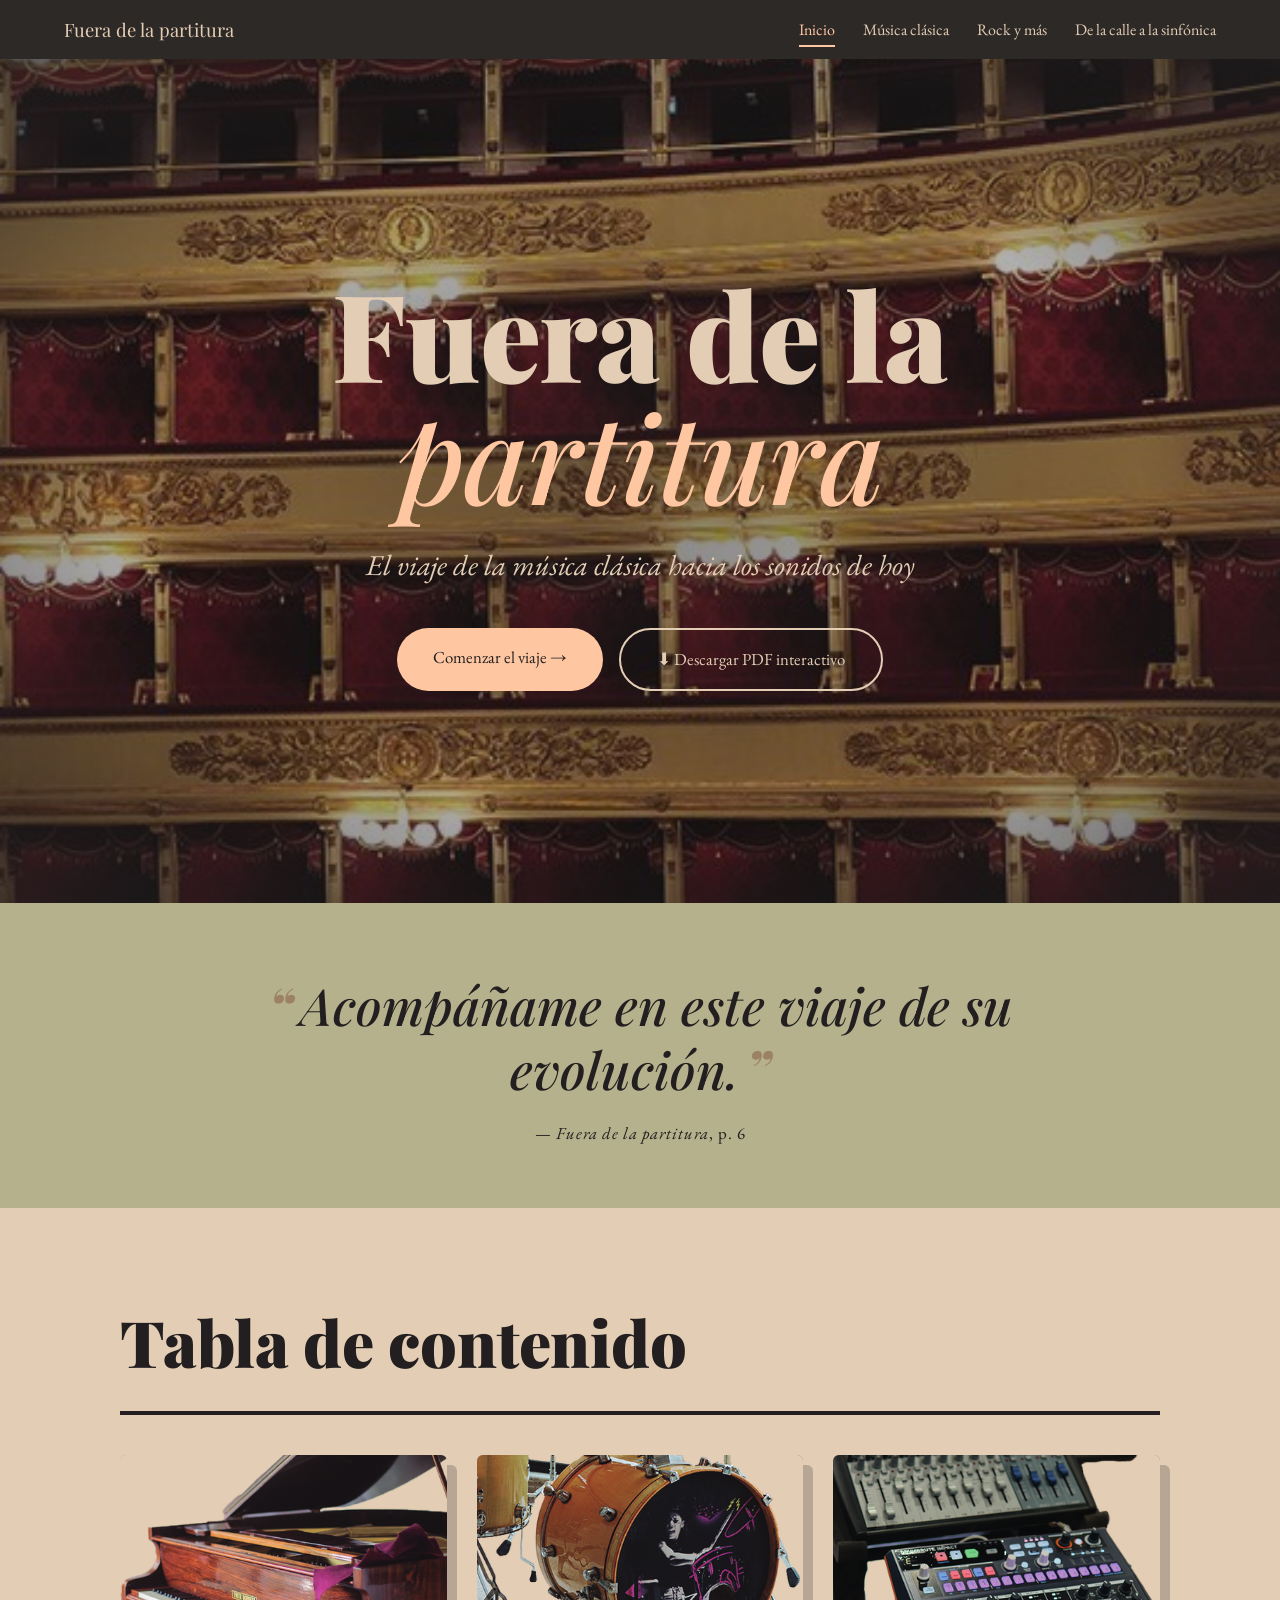
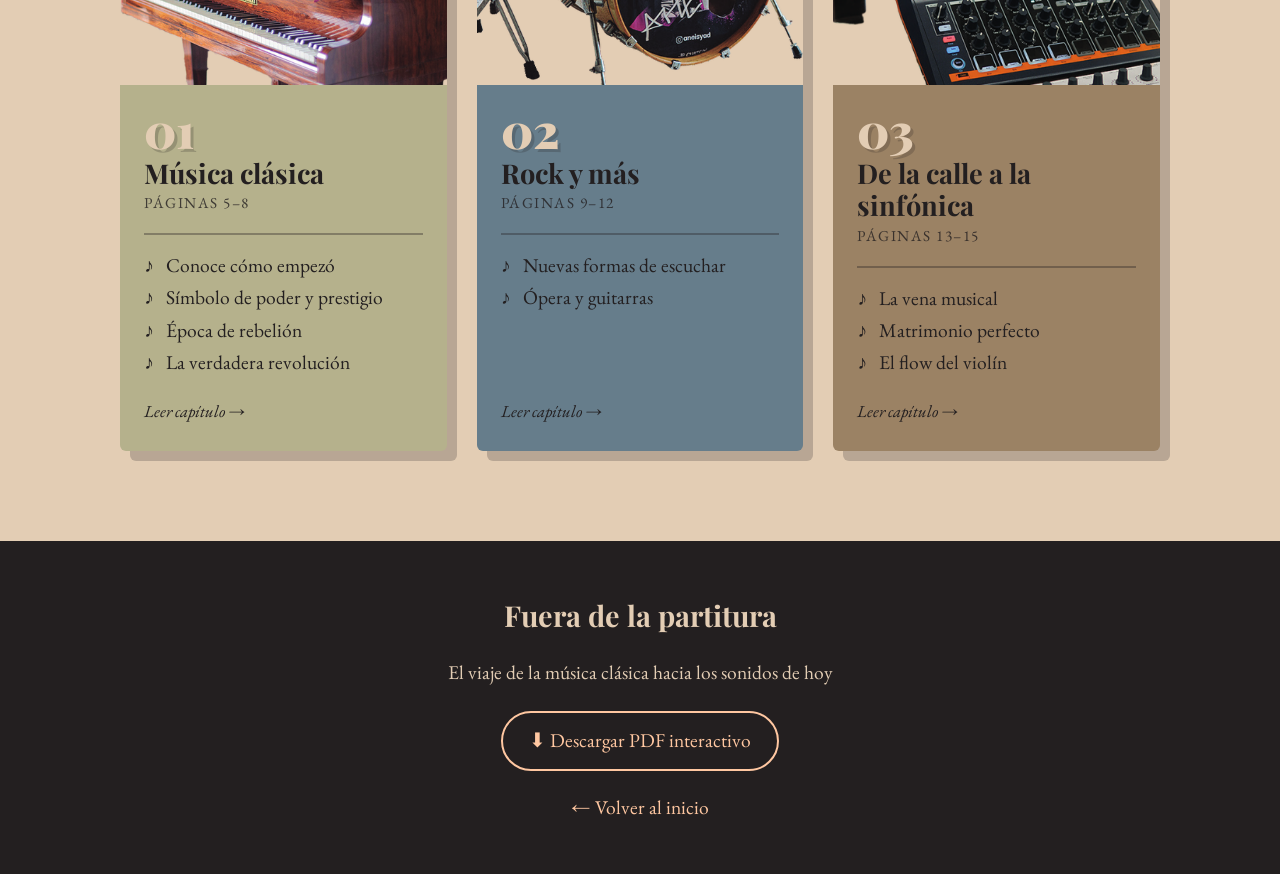
<file: fuera-de-la-partitura/index.html>
<!DOCTYPE html>
<html lang="es">
<head>
  <meta charset="UTF-8">
  <meta name="viewport" content="width=device-width, initial-scale=1.0">
  <meta name="description" content="Fuera de la partitura: el viaje de la música clásica hacia los sonidos de hoy.">
  <title>Fuera de la partitura</title>

  <link rel="preconnect" href="https://fonts.googleapis.com">
  <link rel="preconnect" href="https://fonts.gstatic.com" crossorigin>
  <link href="https://fonts.googleapis.com/css2?family=Playfair+Display:ital,wght@0,500;0,700;0,900;1,500&family=EB+Garamond:wght@400;500&family=Pinyon+Script&display=swap" rel="stylesheet">
  <link rel="stylesheet" href="css/styles.css">
</head>
<body>

  <header class="nav">
    <a href="index.html" class="nav__logo">Fuera de la partitura</a>
    <nav class="nav__links" aria-label="Páginas del libro">
      <a href="index.html" aria-current="page">Inicio</a>
      <a href="clasica.html">Música clásica</a>
      <a href="rock.html">Rock y más</a>
      <a href="latina.html">De la calle a la sinfónica</a>
    </nav>
  </header>

  <main>

    <section class="hero" id="inicio">
      <div class="hero__fondo" aria-hidden="true"></div>
      <div class="hero__velo" aria-hidden="true"></div>

      <div class="hero__contenido">
        <h1>Fuera de la <em>partitura</em></h1>
        <p class="hero__sub">El viaje de la música clásica hacia los sonidos de hoy</p>
        <div class="hero__botones">
        <a href="clasica.html" class="boton">Comenzar el viaje <span aria-hidden="true">→</span></a>
          <a href="pdf/fuera-de-la-partitura.pdf" class="boton boton--contorno" download>⬇ Descargar PDF interactivo</a>
        </div>
      </div>
    </section>

    <section class="bienvenida">
      <blockquote class="bienvenida__cita reveal">
        <p>Acompáñame en este viaje de su evolución.</p>
        <footer>— <cite>Fuera de la partitura</cite>, p. 6</footer>
      </blockquote>
    </section>

    <section class="indice" aria-labelledby="indice-titulo">
      <h2 id="indice-titulo" class="indice__titulo">Tabla de contenido</h2>
      <div class="indice__grid">

        <a class="ficha ficha--verde" href="clasica.html">
          <img class="ficha__png ficha__png--piano" src="img/piano.png" alt="">
          <span class="ficha__num">01</span>
          <span class="ficha__nombre">Música clásica</span>
          <span class="ficha__pags">Páginas 5–8</span>
          <ul class="ficha__lista">
            <li>Conoce cómo empezó</li>
            <li>Símbolo de poder y prestigio</li>
            <li>Época de rebelión</li>
            <li>La verdadera revolución</li>
          </ul>
          <span class="ficha__ir">Leer capítulo →</span>
        </a>

        <a class="ficha ficha--azul" href="rock.html">
          <img class="ficha__png ficha__png--bateria" src="img/bateria.png" alt="">
          <span class="ficha__num">02</span>
          <span class="ficha__nombre">Rock y más</span>
          <span class="ficha__pags">Páginas 9–12</span>
          <ul class="ficha__lista">
            <li>Nuevas formas de escuchar</li>
            <li>Ópera y guitarras</li>
          </ul>
          <span class="ficha__ir">Leer capítulo →</span>
        </a>

        <a class="ficha ficha--cafe" href="latina.html">
          <img class="ficha__png ficha__png--consola" src="img/consola-sintetizador.png" alt="">
          <span class="ficha__num">03</span>
          <span class="ficha__nombre">De la calle a la sinfónica</span>
          <span class="ficha__pags">Páginas 13–15</span>
          <ul class="ficha__lista">
            <li>La vena musical</li>
            <li>Matrimonio perfecto</li>
            <li>El flow del violín</li>
          </ul>
          <span class="ficha__ir">Leer capítulo →</span>
        </a>

      </div>
    </section>

  </main>

  <footer class="pie">
    <p class="pie__titulo">Fuera de la partitura</p>
    <p>El viaje de la música clásica hacia los sonidos de hoy</p>
    <a href="pdf/fuera-de-la-partitura.pdf" class="pie__pdf" download>⬇ Descargar PDF interactivo</a>
    <a href="index.html" class="pie__subir">← Volver al inicio</a>
  </footer>

</body>
</html>
</file>
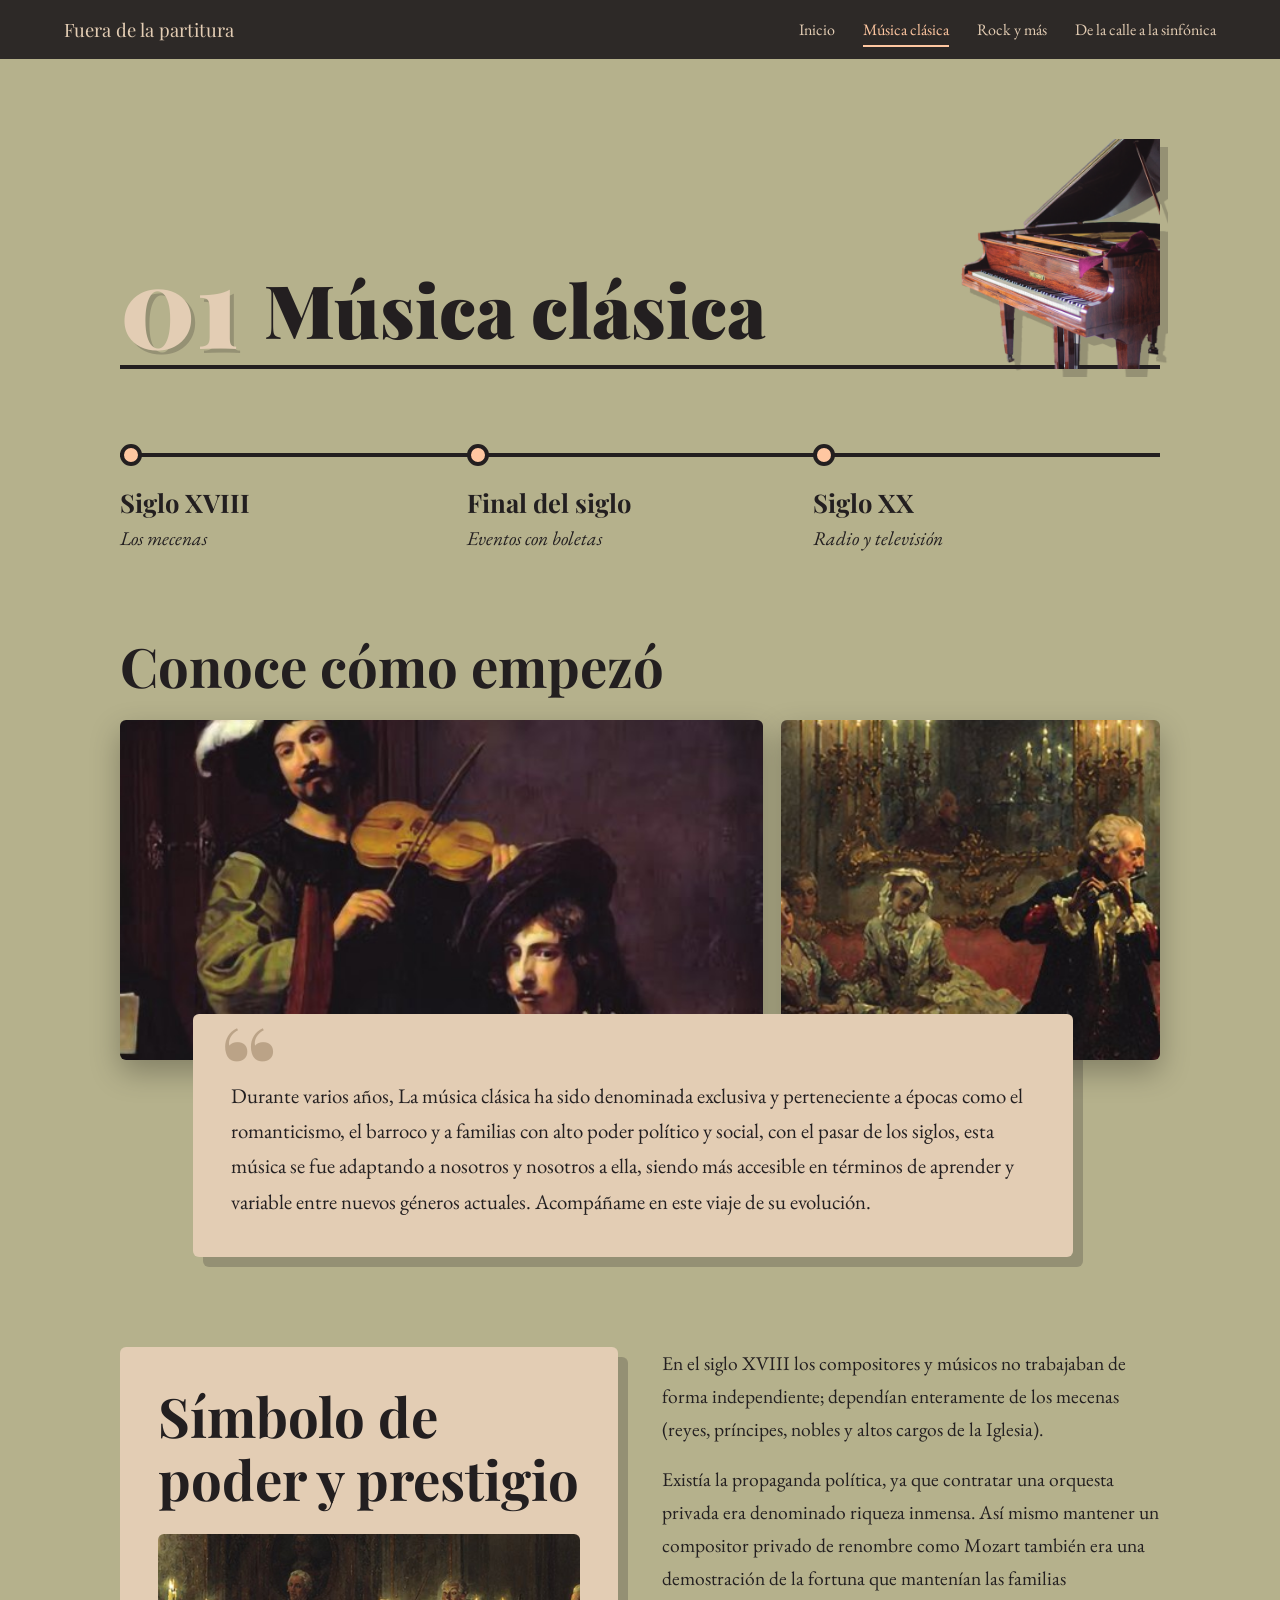
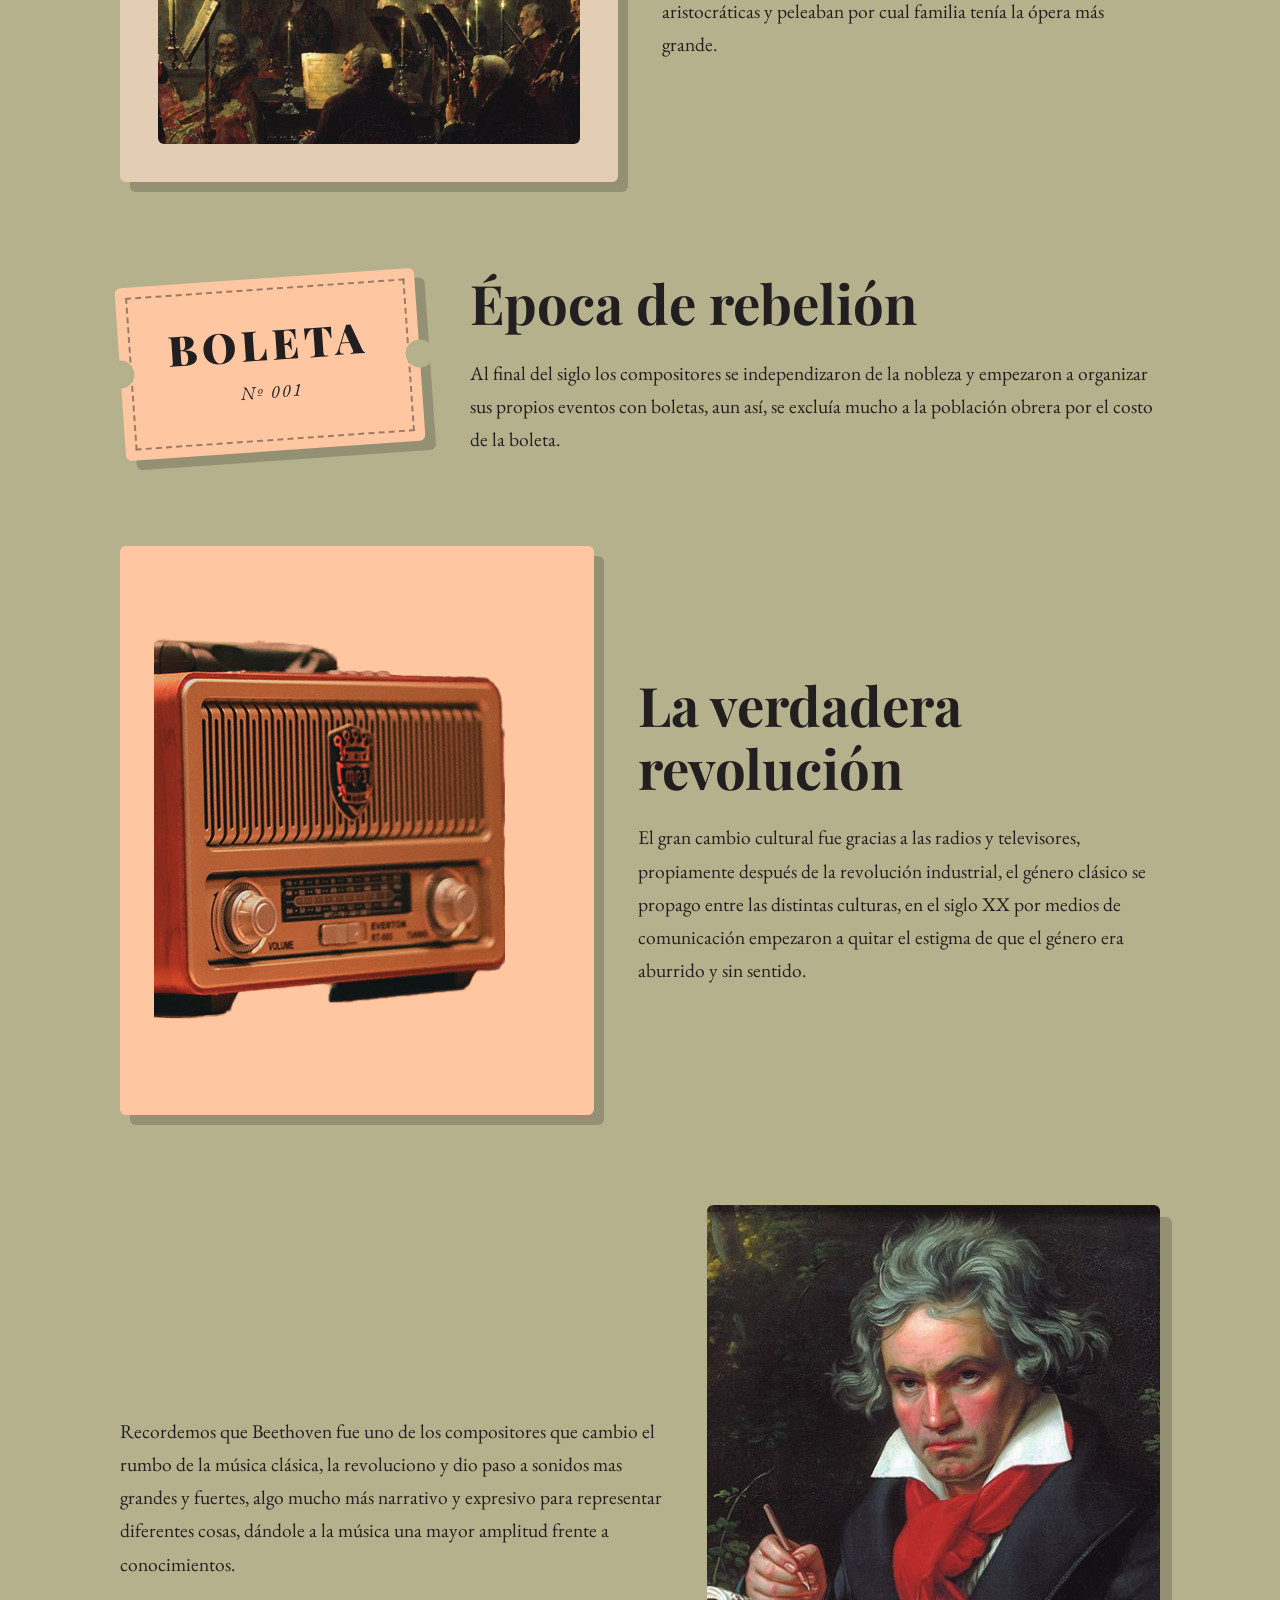
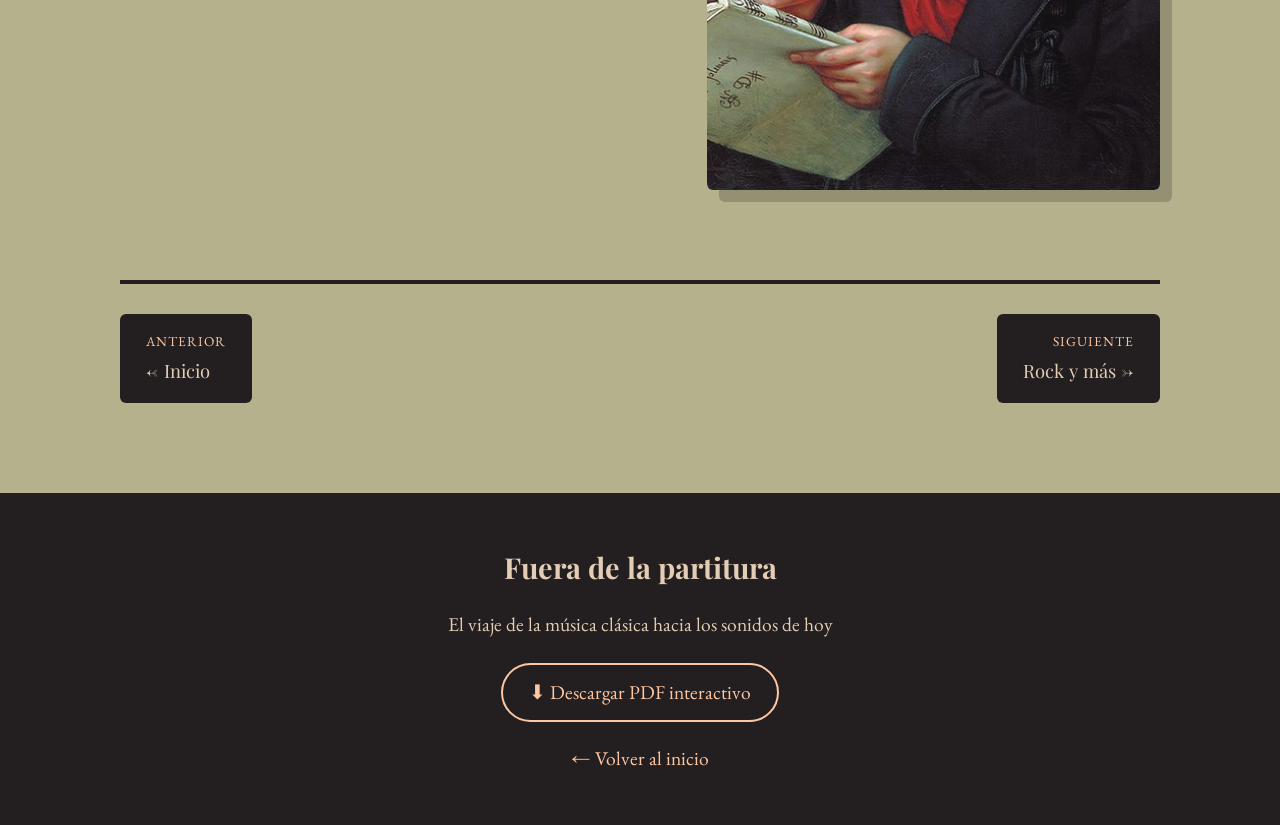
<file: fuera-de-la-partitura/clasica.html>
<!DOCTYPE html>
<html lang="es">
<head>
  <meta charset="UTF-8">
  <meta name="viewport" content="width=device-width, initial-scale=1.0">
  <meta name="description" content="Fuera de la partitura: el viaje de la música clásica hacia los sonidos de hoy.">
  <title>Música clásica · Fuera de la partitura</title>

  <link rel="preconnect" href="https://fonts.googleapis.com">
  <link rel="preconnect" href="https://fonts.gstatic.com" crossorigin>
  <link href="https://fonts.googleapis.com/css2?family=Playfair+Display:ital,wght@0,500;0,700;0,900;1,500&family=EB+Garamond:wght@400;500&family=Pinyon+Script&display=swap" rel="stylesheet">
  <link rel="stylesheet" href="css/styles.css">
</head>
<body>

  <header class="nav">
    <a href="index.html" class="nav__logo">Fuera de la partitura</a>
    <nav class="nav__links" aria-label="Páginas del libro">
      <a href="index.html">Inicio</a>
      <a href="clasica.html" aria-current="page">Música clásica</a>
      <a href="rock.html">Rock y más</a>
      <a href="latina.html">De la calle a la sinfónica</a>
    </nav>
  </header>

  <main>

    <section class="cap cap--verde" id="clasica">

      <header class="cap__cabecera">
        <span class="cap__num">01</span>
        <h2>Música clásica</h2>
        <img class="cap__img" src="img/piano.png" alt="Piano de cola de madera">
      </header>

      <ol class="linea reveal" aria-label="Línea de tiempo del capítulo">
        <li><span class="linea__epoca">Siglo XVIII</span><span class="linea__dato">Los mecenas</span></li>
        <li><span class="linea__epoca">Final del siglo</span><span class="linea__dato">Eventos con boletas</span></li>
        <li><span class="linea__epoca">Siglo XX</span><span class="linea__dato">Radio y televisión</span></li>
      </ol>

      <article class="bloque empezo reveal">
        <h3 class="titulo">Conoce cómo empezó</h3>
        <div class="empezo__cuadros">
          <img src="img/pintura-musicos.jpg" alt="Pintura de dos músicos: uno toca el violín y el otro un laúd">
          <img src="img/pintura-salon.jpg" alt="Pintura de un salón de baile con un violinista">
        </div>
        <div class="tarjeta empezo__texto">
          <p>Durante varios años, La música clásica ha sido denominada exclusiva y perteneciente a épocas como el romanticismo, el barroco y a familias con alto poder político y social, con el pasar de los siglos, esta música se fue adaptando a nosotros y nosotros a ella, siendo más accesible en términos de aprender y variable entre nuevos géneros actuales. Acompáñame en este viaje de su evolución.</p>
        </div>
      </article>

      <article class="bloque poder reveal">
        <div class="tarjeta poder__titulo">
          <h3 class="titulo">Símbolo de poder y prestigio</h3>
          <img class="poder__cuadro" src="img/pintura-concierto.jpg" alt="Pintura de un concierto de cámara a la luz de las velas">
        </div>
        <div class="poder__texto">
          <p>En el siglo XVIII los compositores y músicos no trabajaban de forma independiente; dependían enteramente de los mecenas (reyes, príncipes, nobles y altos cargos de la Iglesia).</p>
          <p>Existía la propaganda política, ya que contratar una orquesta privada era denominado riqueza inmensa. Así mismo mantener un compositor privado de renombre como Mozart también era una demostración de la fortuna que mantenían las familias aristocráticas y peleaban por cual familia tenía la ópera más grande.</p>
        </div>
      </article>

      <article class="bloque rebelion reveal">
        <div class="boleta" aria-hidden="true">
          <span class="boleta__sello">Boleta</span>
          <span class="boleta__num">Nº 001</span>
        </div>
        <div class="rebelion__texto">
          <h3 class="titulo">Época de rebelión</h3>
          <p>Al final del siglo los compositores se independizaron de la nobleza y empezaron a organizar sus propios eventos con boletas, aun así, se excluía mucho a la población obrera por el costo de la boleta.</p>
        </div>
      </article>

      <article class="bloque revolucion reveal">
        <div class="revolucion__radio">
          <img src="img/radio.png" alt="Radio antigua color naranja">
        </div>
        <div class="revolucion__texto">
          <h3 class="titulo">La verdadera revolución</h3>
          <p>El gran cambio cultural fue gracias a las radios y televisores, propiamente después de la revolución industrial, el género clásico se propago entre las distintas culturas, en el siglo XX por medios de comunicación empezaron a quitar el estigma de que el género era aburrido y sin sentido.</p>
        </div>
      </article>

      <article class="bloque beethoven reveal">
        <p>Recordemos que Beethoven fue uno de los compositores que cambio el rumbo de la música clásica, la revoluciono y dio paso a sonidos mas grandes y fuertes, algo mucho más narrativo y expresivo para representar diferentes cosas, dándole a la música una mayor amplitud frente a conocimientos.</p>
        <figure>
          <img src="img/beethoven.jpg" alt="Retrato de Beethoven con una partitura en la mano">
        </figure>
      </article>

      <nav class="pager" aria-label="Navegación entre capítulos">
        <a class="pager__link pager__link--prev" href="index.html"><small>Anterior</small>← Inicio</a>
        <a class="pager__link pager__link--next" href="rock.html"><small>Siguiente</small>Rock y más →</a>
      </nav>

    </section>

  </main>

  <footer class="pie">
    <p class="pie__titulo">Fuera de la partitura</p>
    <p>El viaje de la música clásica hacia los sonidos de hoy</p>
    <a href="pdf/fuera-de-la-partitura.pdf" class="pie__pdf" download>⬇ Descargar PDF interactivo</a>
    <a href="index.html" class="pie__subir">← Volver al inicio</a>
  </footer>

</body>
</html>
</file>
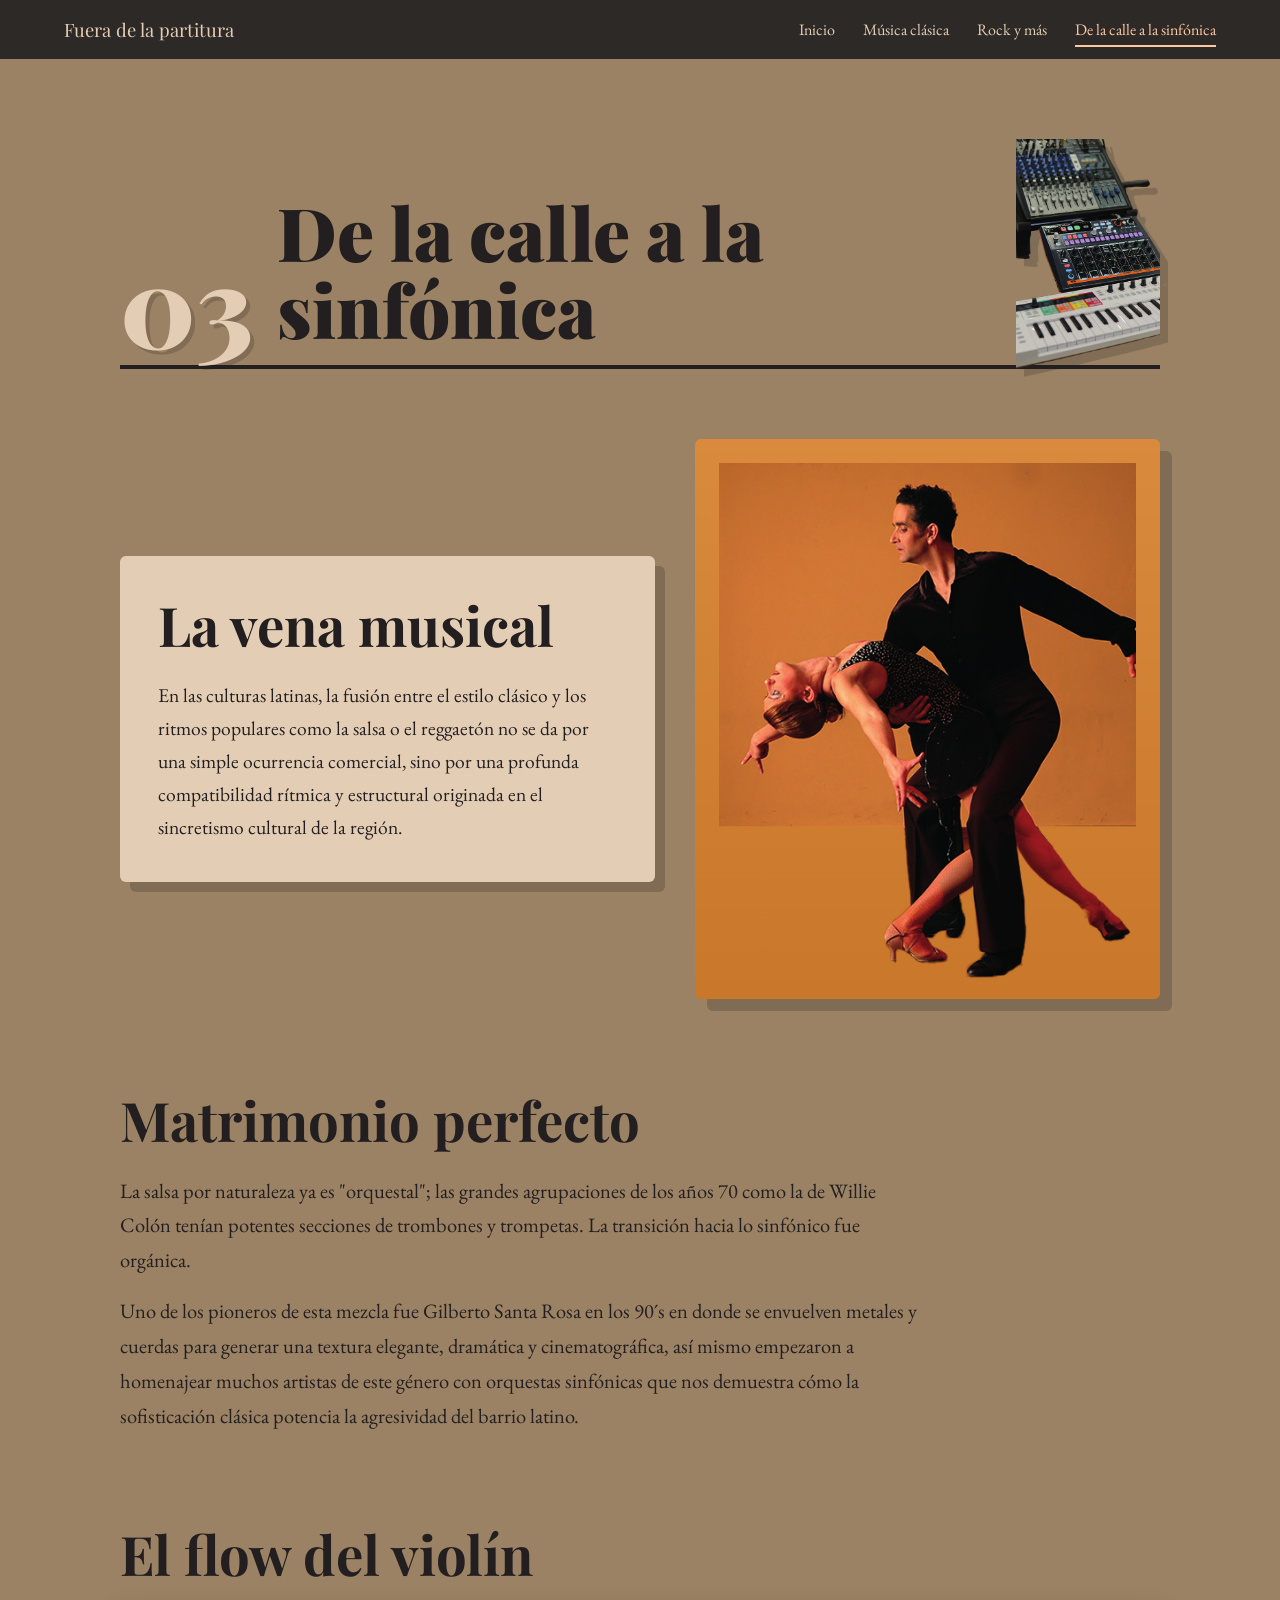
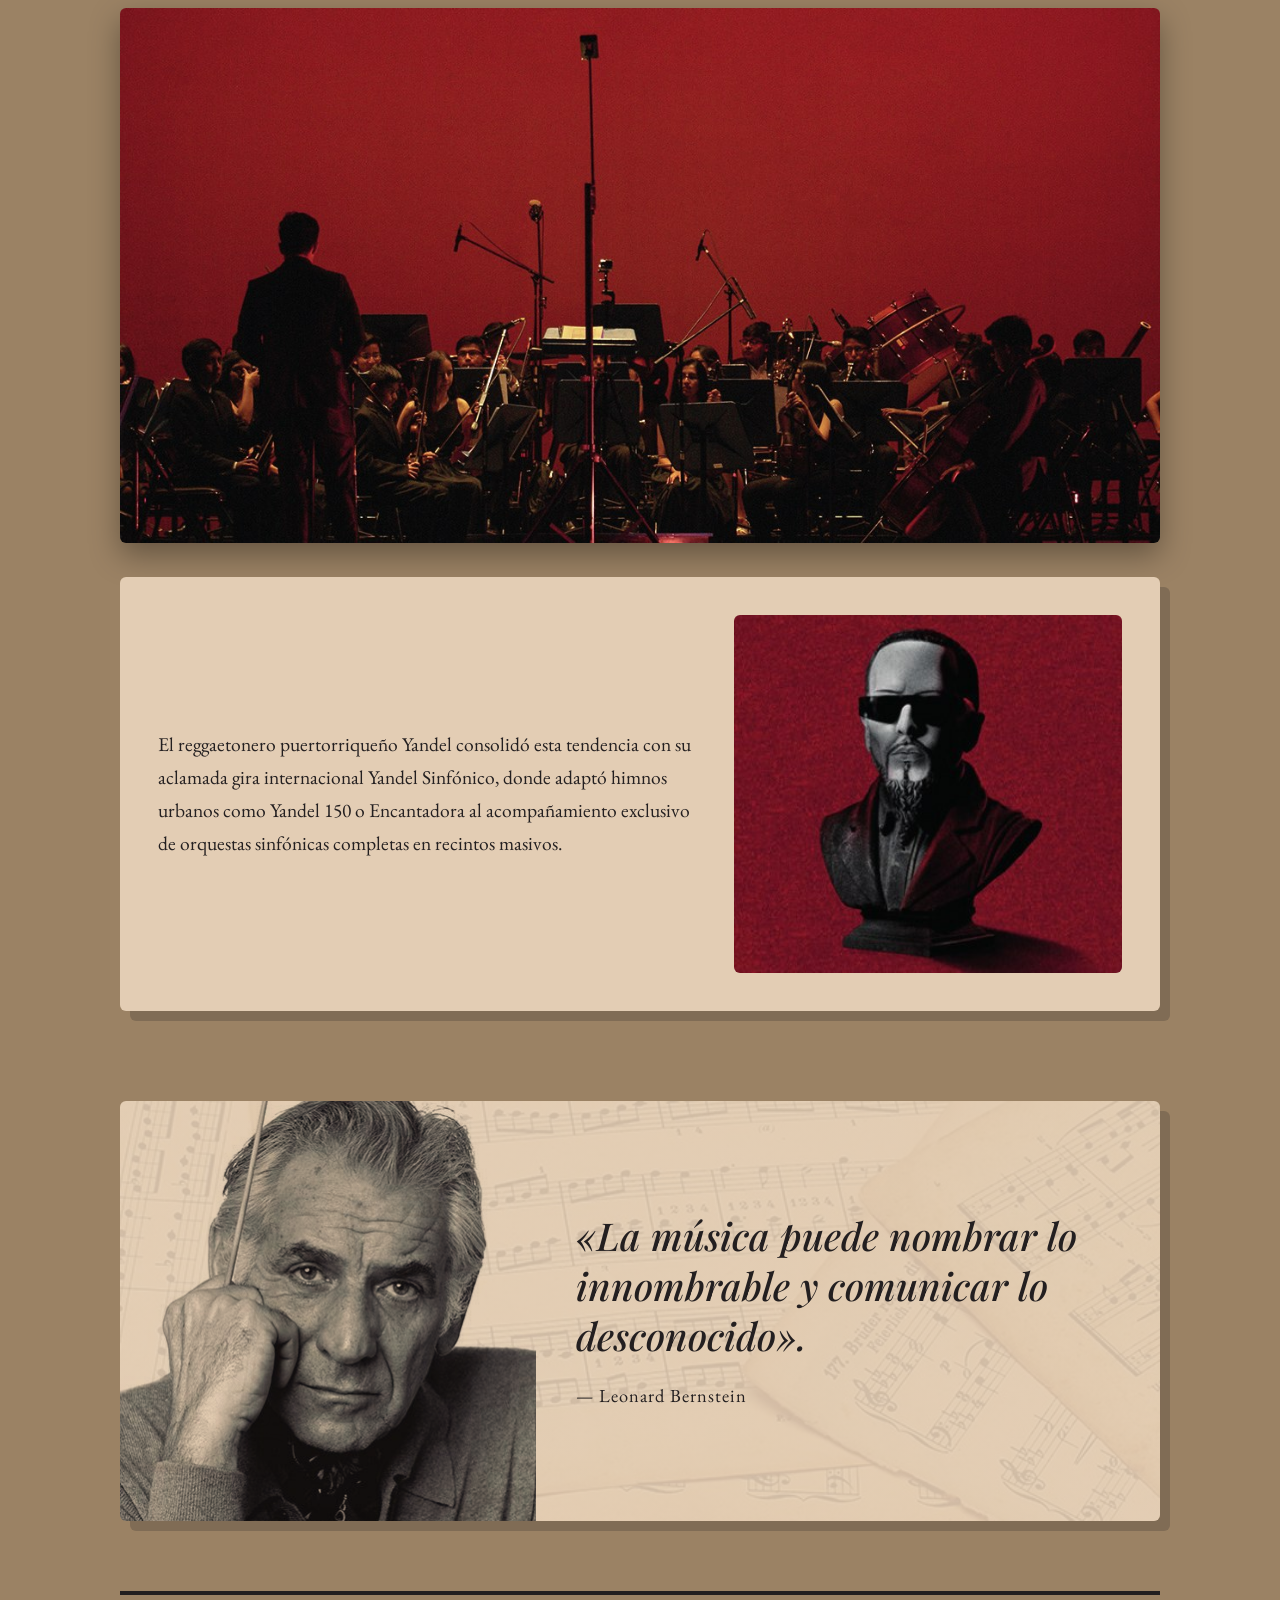
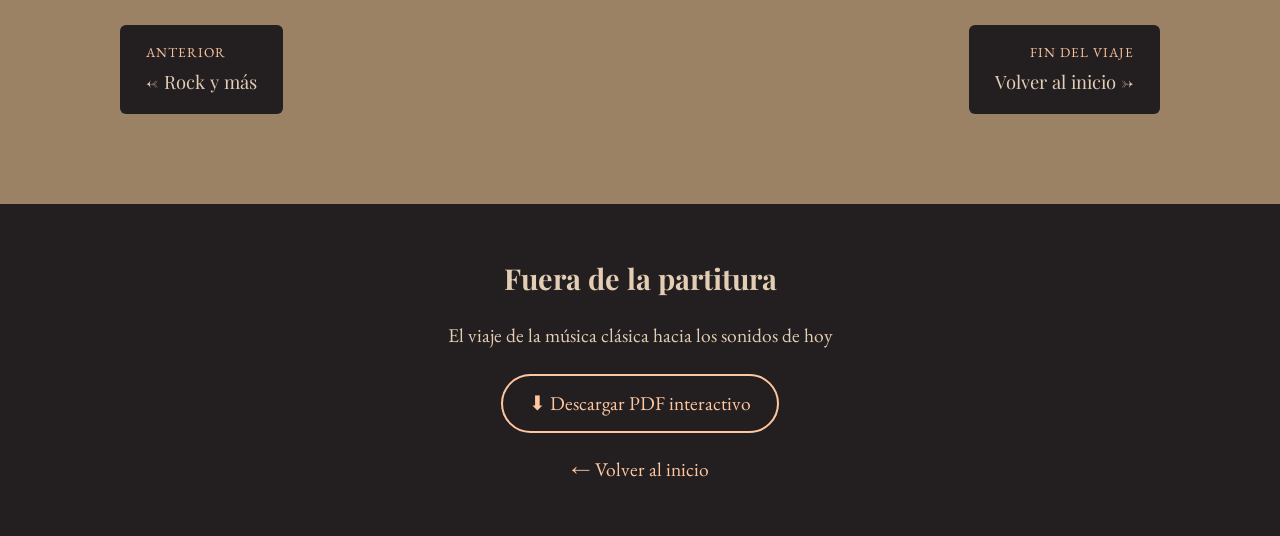
<file: fuera-de-la-partitura/latina.html>
<!DOCTYPE html>
<html lang="es">
<head>
  <meta charset="UTF-8">
  <meta name="viewport" content="width=device-width, initial-scale=1.0">
  <meta name="description" content="Fuera de la partitura: el viaje de la música clásica hacia los sonidos de hoy.">
  <title>De la calle a la sinfónica · Fuera de la partitura</title>

  <link rel="preconnect" href="https://fonts.googleapis.com">
  <link rel="preconnect" href="https://fonts.gstatic.com" crossorigin>
  <link href="https://fonts.googleapis.com/css2?family=Playfair+Display:ital,wght@0,500;0,700;0,900;1,500&family=EB+Garamond:wght@400;500&family=Pinyon+Script&display=swap" rel="stylesheet">
  <link rel="stylesheet" href="css/styles.css">
</head>
<body>

  <header class="nav">
    <a href="index.html" class="nav__logo">Fuera de la partitura</a>
    <nav class="nav__links" aria-label="Páginas del libro">
      <a href="index.html">Inicio</a>
      <a href="clasica.html">Música clásica</a>
      <a href="rock.html">Rock y más</a>
      <a href="latina.html" aria-current="page">De la calle a la sinfónica</a>
    </nav>
  </header>

  <main>

    <section class="cap cap--cafe" id="latina">

      <header class="cap__cabecera">
        <span class="cap__num">03</span>
        <h2>De la calle a la sinfónica</h2>
        <img class="cap__img" src="img/consola-sintetizador.png" alt="Consola de mezcla y sintetizador con teclado">
      </header>

      <article class="bloque vena reveal">
        <div class="tarjeta vena__texto">
          <h3 class="titulo">La vena musical</h3>
          <p>En las culturas latinas, la fusión entre el estilo clásico y los ritmos populares como la salsa o el reggaetón no se da por una simple ocurrencia comercial, sino por una profunda compatibilidad rítmica y estructural originada en el sincretismo cultural de la región.</p>
        </div>
        <figure class="vena__baile">
          <img src="img/baile-salsa.png" alt="Pareja bailando salsa">
        </figure>
      </article>

      <article class="bloque perfecto reveal">
        <h3 class="titulo">Matrimonio perfecto</h3>
        <p>La salsa por naturaleza ya es "orquestal"; las grandes agrupaciones de los años 70 como la de Willie Colón tenían potentes secciones de trombones y trompetas. La transición hacia lo sinfónico fue orgánica.</p>
        <p>Uno de los pioneros de esta mezcla fue Gilberto Santa Rosa en los 90´s en donde se envuelven metales y cuerdas para generar una textura elegante, dramática y cinematográfica, así mismo empezaron a homenajear muchos artistas de este género con orquestas sinfónicas que nos demuestra cómo la sofisticación clásica potencia la agresividad del barrio latino.</p>
      </article>

      <article class="bloque flow reveal">
        <h3 class="titulo">El flow del violín</h3>
        <figure class="flow__orquesta">
          <img src="img/orquesta.jpg" alt="Orquesta sinfónica con director sobre un fondo rojo">
        </figure>
        <div class="tarjeta flow__caja">
          <p>El reggaetonero puertorriqueño Yandel consolidó esta tendencia con su aclamada gira internacional Yandel Sinfónico, donde adaptó himnos urbanos como Yandel 150 o Encantadora al acompañamiento exclusivo de orquestas sinfónicas completas en recintos masivos.</p>
          <img src="img/yandel.jpg" alt="Busto de Yandel con gafas oscuras sobre fondo rojo">
        </div>
      </article>

      <figure class="cita reveal">
        <img src="img/bernstein.jpg" alt="Retrato en blanco y negro de Leonard Bernstein">
        <blockquote>
          <p>«La música puede nombrar lo innombrable y comunicar lo desconocido».</p>
          <footer>— Leonard Bernstein</footer>
        </blockquote>
      </figure>

      <nav class="pager" aria-label="Navegación entre capítulos">
        <a class="pager__link pager__link--prev" href="rock.html"><small>Anterior</small>← Rock y más</a>
        <a class="pager__link pager__link--next" href="index.html"><small>Fin del viaje</small>Volver al inicio →</a>
      </nav>

    </section>

  </main>

  <footer class="pie">
    <p class="pie__titulo">Fuera de la partitura</p>
    <p>El viaje de la música clásica hacia los sonidos de hoy</p>
    <a href="pdf/fuera-de-la-partitura.pdf" class="pie__pdf" download>⬇ Descargar PDF interactivo</a>
    <a href="index.html" class="pie__subir">← Volver al inicio</a>
  </footer>

</body>
</html>
</file>
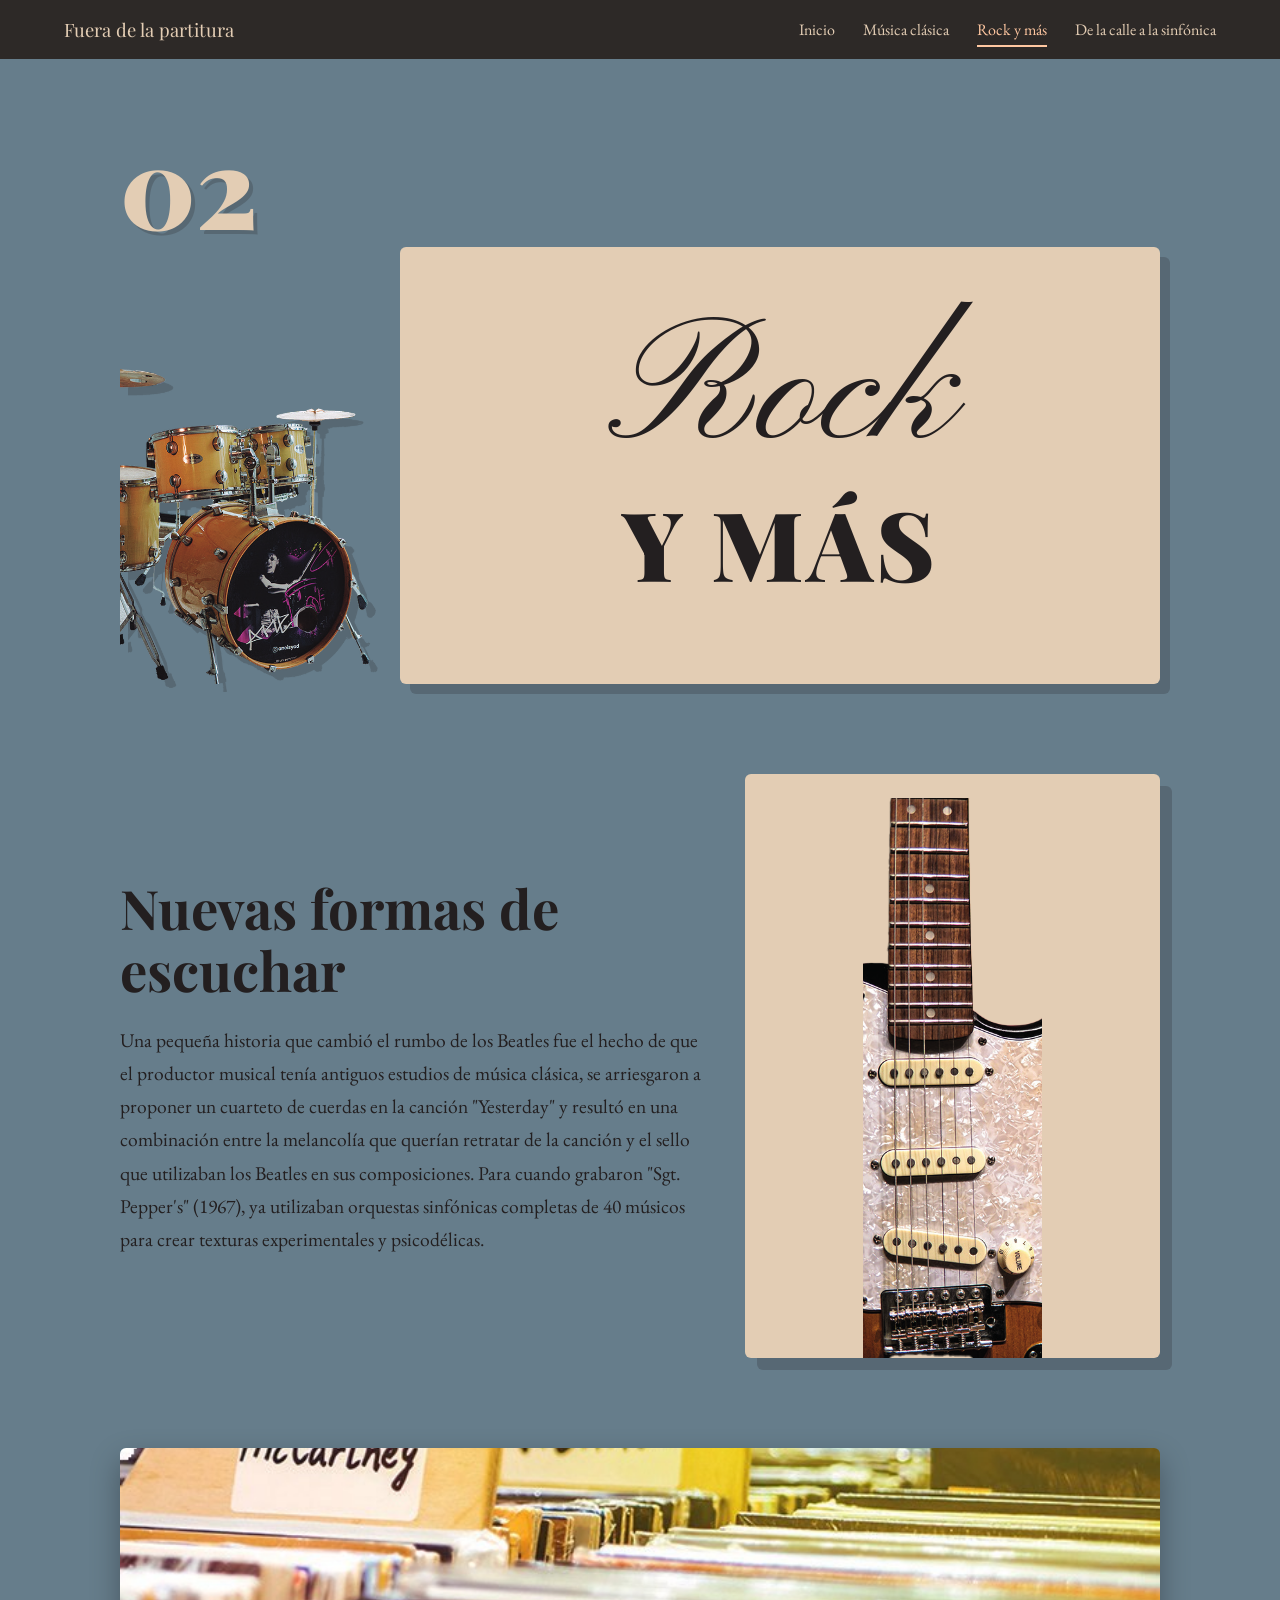
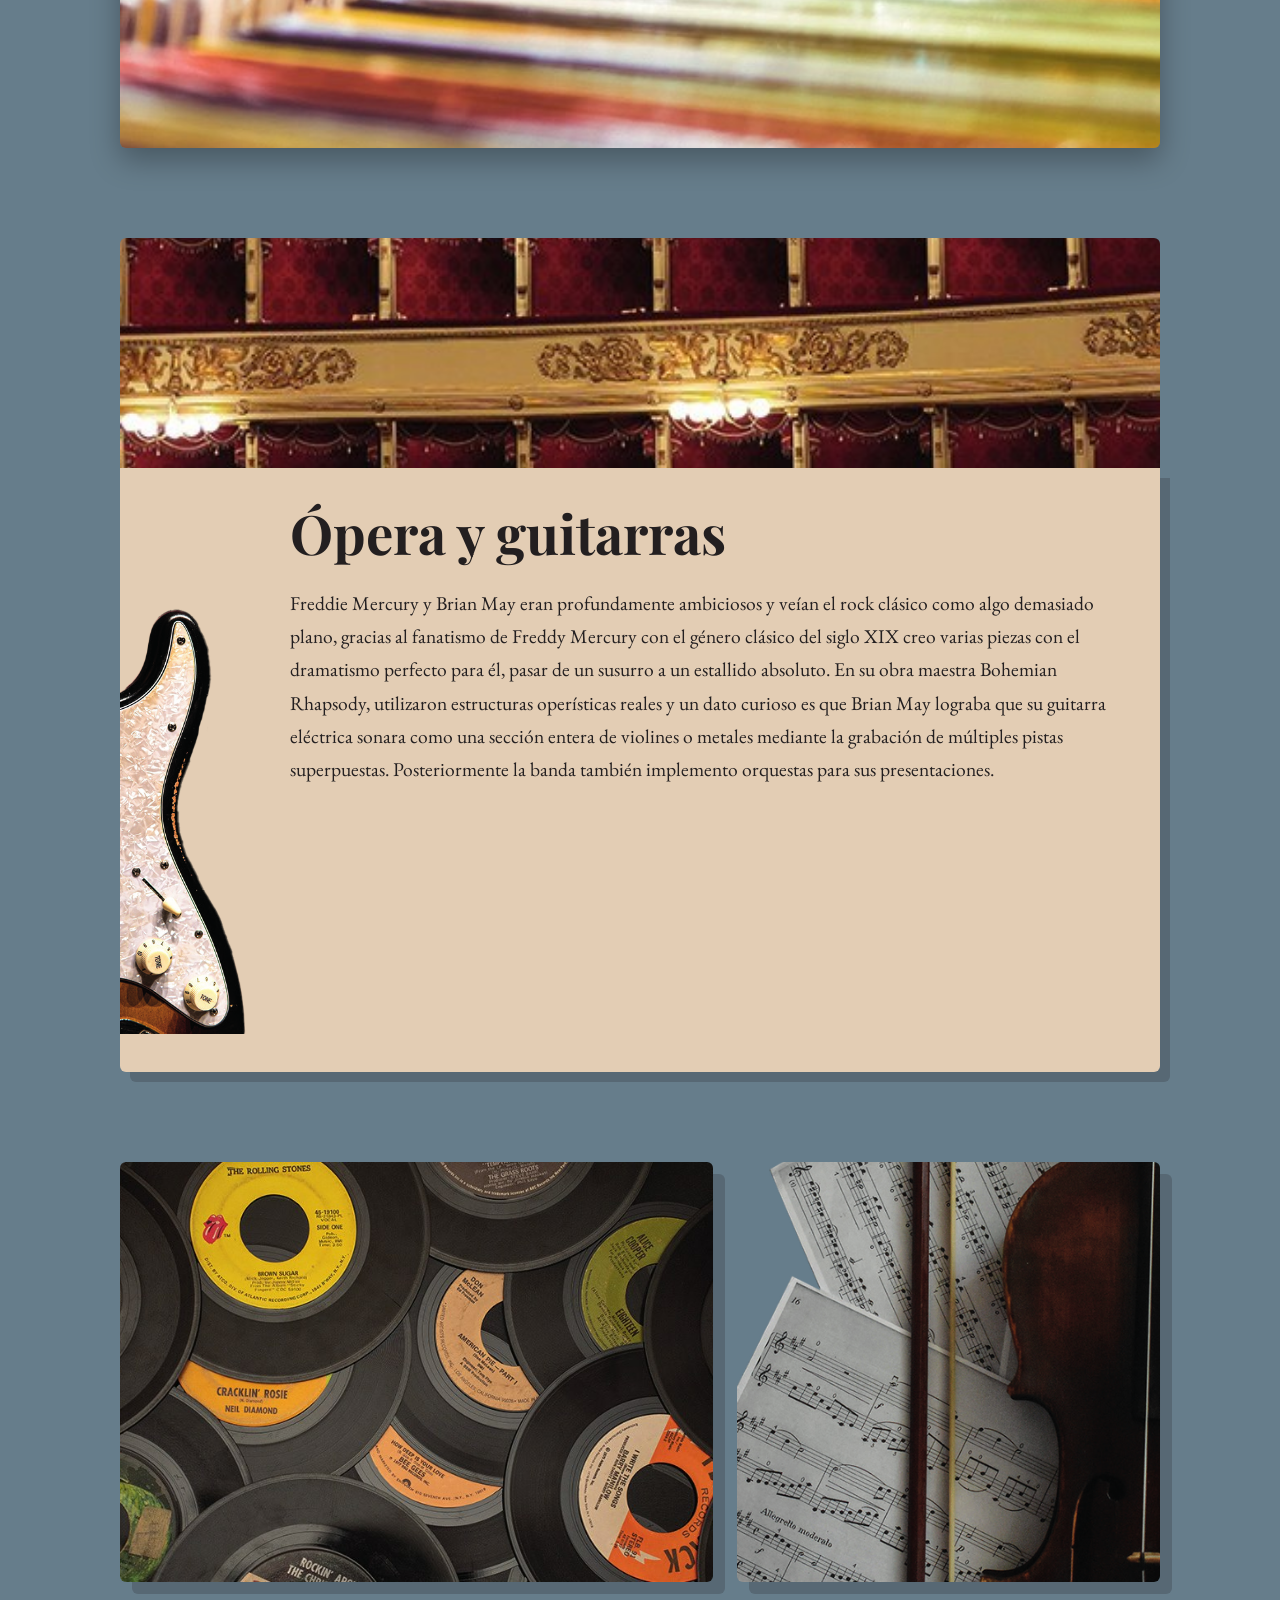
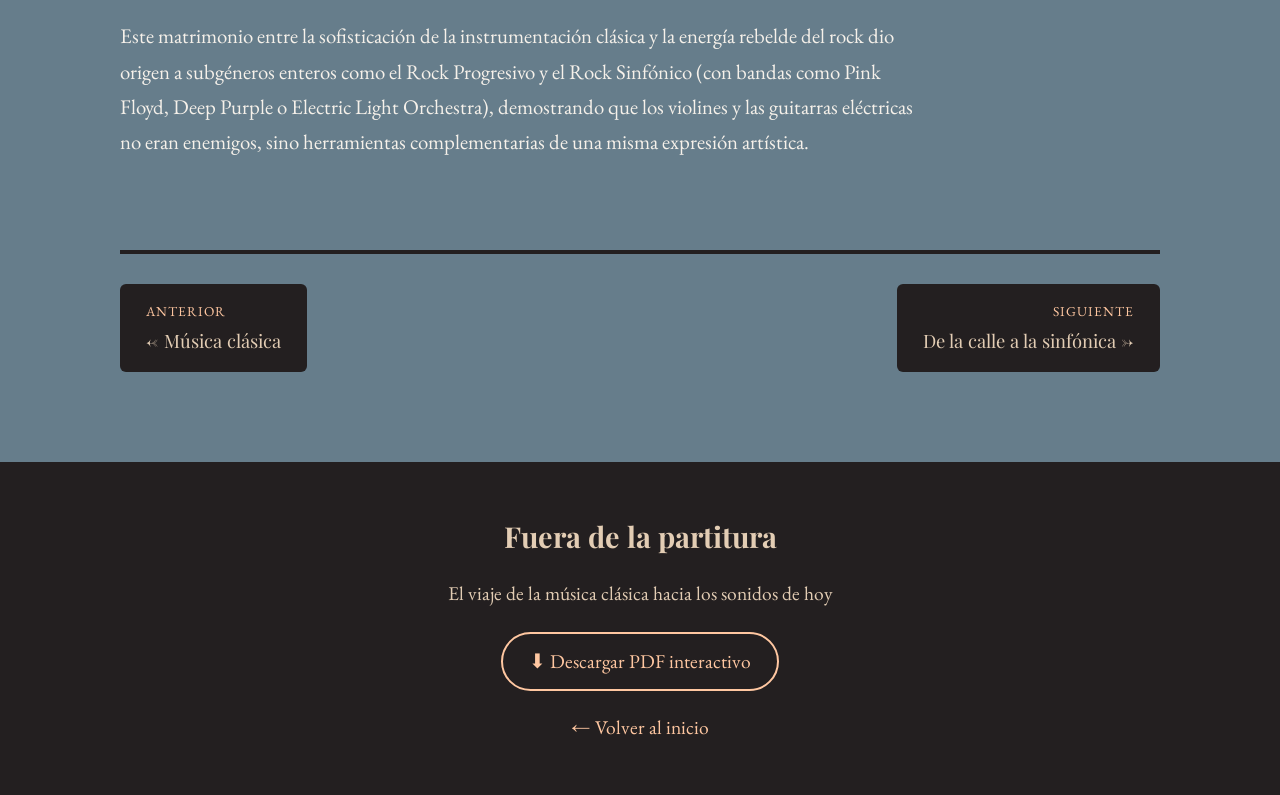
<file: fuera-de-la-partitura/rock.html>
<!DOCTYPE html>
<html lang="es">
<head>
  <meta charset="UTF-8">
  <meta name="viewport" content="width=device-width, initial-scale=1.0">
  <meta name="description" content="Fuera de la partitura: el viaje de la música clásica hacia los sonidos de hoy.">
  <title>Rock y más · Fuera de la partitura</title>

  <link rel="preconnect" href="https://fonts.googleapis.com">
  <link rel="preconnect" href="https://fonts.gstatic.com" crossorigin>
  <link href="https://fonts.googleapis.com/css2?family=Playfair+Display:ital,wght@0,500;0,700;0,900;1,500&family=EB+Garamond:wght@400;500&family=Pinyon+Script&display=swap" rel="stylesheet">
  <link rel="stylesheet" href="css/styles.css">
</head>
<body>

  <header class="nav">
    <a href="index.html" class="nav__logo">Fuera de la partitura</a>
    <nav class="nav__links" aria-label="Páginas del libro">
      <a href="index.html">Inicio</a>
      <a href="clasica.html">Música clásica</a>
      <a href="rock.html" aria-current="page">Rock y más</a>
      <a href="latina.html">De la calle a la sinfónica</a>
    </nav>
  </header>

  <main>

    <section class="cap cap--azul" id="rock">

      <div class="rock-portada reveal">
        <span class="cap__num cap__num--suelto">02</span>
        <img class="rock-portada__bateria" src="img/bateria.png" alt="Batería con tambores dorados">
        <div class="tarjeta">
          <span class="rock-portada__script">Rock</span>
          <span class="rock-portada__fuerte">Y MÁS</span>
        </div>
      </div>

      <article class="bloque escuchar reveal">
        <div class="escuchar__texto">
          <h3 class="titulo">Nuevas formas de escuchar</h3>
          <p>Una pequeña historia que cambió el rumbo de los Beatles fue el hecho de que el productor musical tenía antiguos estudios de música clásica, se arriesgaron a proponer un cuarteto de cuerdas en la canción "Yesterday" y resultó en una combinación entre la melancolía que querían retratar de la canción y el sello que utilizaban los Beatles en sus composiciones. Para cuando grabaron "Sgt. Pepper's" (1967), ya utilizaban orquestas sinfónicas completas de 40 músicos para crear texturas experimentales y psicodélicas.</p>
        </div>
        <figure class="escuchar__guitarra">
          <img src="img/guitarra.png" alt="Guitarra eléctrica con golpeador blanco perlado">
        </figure>
      </article>

      <figure class="franja reveal">
        <img src="img/discos-lennon-mccartney.jpg" alt="Cajón de discos de vinilo con separadores McCartney y Lennon">
      </figure>

      <article class="bloque operas reveal">
        <img class="operas__teatro" src="img/teatro-palcos.jpg" alt="Palcos dorados y rojos de un teatro de ópera">
        <div class="tarjeta operas__caja">
          <img class="operas__guitarra" src="img/guitarra-cuerpo.png" alt="Cuerpo de una guitarra eléctrica">
          <div class="operas__texto">
            <h3 class="titulo">Ópera y guitarras</h3>
            <p>Freddie Mercury y Brian May eran profundamente ambiciosos y veían el rock clásico como algo demasiado plano, gracias al fanatismo de Freddy Mercury con el género clásico del siglo XIX creo varias piezas con el dramatismo perfecto para él, pasar de un susurro a un estallido absoluto. En su obra maestra Bohemian Rhapsody, utilizaron estructuras operísticas reales y un dato curioso es que Brian May lograba que su guitarra eléctrica sonara como una sección entera de violines o metales mediante la grabación de múltiples pistas superpuestas. Posteriormente la banda también implemento orquestas para sus presentaciones.</p>
          </div>
        </div>
      </article>

      <article class="bloque matrimonio reveal">
        <div class="matrimonio__imagenes">
          <img src="img/vinilos.jpg" alt="Discos de vinilo de los Rolling Stones, Neil Diamond y otros">
          <img src="img/violin-partituras.png" alt="Violín con arco sobre partituras">
        </div>
        <p>Este matrimonio entre la sofisticación de la instrumentación clásica y la energía rebelde del rock dio origen a subgéneros enteros como el Rock Progresivo y el Rock Sinfónico (con bandas como Pink Floyd, Deep Purple o Electric Light Orchestra), demostrando que los violines y las guitarras eléctricas no eran enemigos, sino herramientas complementarias de una misma expresión artística.</p>
      </article>

      <nav class="pager" aria-label="Navegación entre capítulos">
        <a class="pager__link pager__link--prev" href="clasica.html"><small>Anterior</small>← Música clásica</a>
        <a class="pager__link pager__link--next" href="latina.html"><small>Siguiente</small>De la calle a la sinfónica →</a>
      </nav>

    </section>

  </main>

  <footer class="pie">
    <p class="pie__titulo">Fuera de la partitura</p>
    <p>El viaje de la música clásica hacia los sonidos de hoy</p>
    <a href="pdf/fuera-de-la-partitura.pdf" class="pie__pdf" download>⬇ Descargar PDF interactivo</a>
    <a href="index.html" class="pie__subir">← Volver al inicio</a>
  </footer>

</body>
</html>
</file>
<file: fuera-de-la-partitura/css/styles.css>
/* =====================================================
   FUERA DE LA PARTITURA — styles.css
   Índice:
   1. Variables y base
   2. Navegación
   3. Portada (hero)
   4. Componentes comunes (capítulos, títulos, tarjetas)
   5. Capítulo 1 · Clásica música
   6. Capítulo 2 · Rock y más
   7. Capítulo 3 · De la calle a la sinfónica
   7b. Inicio: índice de capítulos
   7c. Navegación anterior / siguiente
   8. Pie de página
   9. Animaciones
   10. Responsive
   ===================================================== */


/* ---------- 1. VARIABLES Y BASE ---------- */
:root {
  --verde:   #b5b18c;
  --beige:   #e3cdb4;
  --azul:    #667d8b;
  --cafe:    #9b8264;
  --durazno: #ffc7a1;
  --texto:   #231f20;
  --sombra:  rgba(35, 31, 32, .22);

  --f-titulo: "Playfair Display", Georgia, "Times New Roman", serif;
  --f-texto:  "EB Garamond", Georgia, "Times New Roman", serif;
  --f-script: "Pinyon Script", "Playfair Display", cursive;

  --ancho: 1040px;
  --radio: 6px;
}

*, *::before, *::after { box-sizing: border-box; margin: 0; padding: 0; }

html { scroll-behavior: smooth; scroll-padding-top: 70px; }

body {
  font-family: var(--f-texto);
  font-size: 1.22rem;
  line-height: 1.7;
  color: var(--texto);
  background: var(--verde);
  overflow-x: hidden;
}

img { display: block; max-width: 100%; height: auto; }
figure { margin: 0; }
p + p { margin-top: 1rem; }


/* ---------- 2. NAVEGACIÓN ---------- */
.nav {
  position: sticky;
  top: 0;
  z-index: 100;
  display: flex;
  justify-content: space-between;
  align-items: center;
  gap: 20px;
  padding: 14px 5%;
  background: rgba(35, 31, 32, .93);
  backdrop-filter: blur(6px);
}
.nav__logo {
  font-family: var(--f-titulo);
  font-size: 1.15rem;
  color: var(--beige);
  text-decoration: none;
  white-space: nowrap;
}
.nav__links { display: flex; gap: 28px; }
.nav__links a {
  position: relative;
  font-size: 1rem;
  color: var(--beige);
  text-decoration: none;
}
.nav__links a::after {
  content: "";
  position: absolute;
  left: 0; bottom: -4px;
  width: 0; height: 2px;
  background: var(--durazno);
  transition: width .3s ease;
}
.nav__links a:hover::after,
.nav__links a[aria-current="page"]::after { width: 100%; }
.nav__links a[aria-current="page"] { color: var(--durazno); }


/* ---------- 3. PORTADA ---------- */
.hero {
  position: relative;
  min-height: calc(100vh - 56px);
  display: grid;
  place-items: center;
  text-align: center;
  overflow: hidden;
  background: var(--texto);
  color: var(--beige);
}
.hero__fondo {
  position: absolute;
  inset: 0;
  background: url("../img/teatro-palcos.jpg") center / cover no-repeat;
  animation: zoomLento 22s ease-in-out infinite alternate;
}
.hero__velo {
  position: absolute;
  inset: 0;
  background:
    radial-gradient(ellipse at center, rgba(35, 31, 32, .55) 0%, rgba(35, 31, 32, .35) 55%, rgba(35, 31, 32, .75) 100%);
}
.hero__contenido {
  position: relative;
  padding: 40px 6%;
  animation: subir 1.1s ease both;
}
.hero h1 {
  font-family: var(--f-titulo);
  font-size: clamp(3rem, 10vw, 7.6rem);
  font-weight: 900;
  line-height: 1;
  letter-spacing: -1px;
}
.hero h1 em { font-weight: 500; color: var(--durazno); }
.hero__sub {
  margin: 26px 0 38px;
  font-size: clamp(1.2rem, 3vw, 1.8rem);
  font-style: italic;
}
.boton {
  display: inline-block;
  padding: 15px 36px;
  border-radius: 50px;
  background: var(--texto);
  color: var(--beige);
  text-decoration: none;
  font-size: 1.05rem;
  transition: transform .3s ease, background .3s ease;
}
.boton:hover { transform: translateY(-4px); background: var(--azul); }
.hero .boton { background: var(--durazno); color: var(--texto); }
.hero .boton:hover { background: var(--beige); }
.hero__botones {
  display: flex;
  flex-wrap: wrap;
  justify-content: center;
  gap: 16px;
}
.hero .boton--contorno {
  background: transparent;
  color: var(--beige);
  border: 2px solid var(--beige);
}
.hero .boton--contorno:hover { background: var(--beige); color: var(--texto); }


/* ---------- 4. COMPONENTES COMUNES ---------- */
.cap { padding: 80px 5% 40px; }
.cap--verde { background: var(--verde); }
.cap--azul  { background: var(--azul); }
.cap--cafe  { background: var(--cafe); }

.cap__cabecera {
  max-width: var(--ancho);
  margin: 0 auto 70px;
  display: flex;
  align-items: flex-end;
  gap: 24px;
  padding-bottom: 18px;
  border-bottom: 4px solid var(--texto);
}
.cap__num {
  font-family: var(--f-titulo);
  font-size: clamp(3.5rem, 10vw, 7rem);
  font-weight: 900;
  line-height: .8;
  color: var(--beige);
  text-shadow: 4px 4px 0 var(--sombra);
}
.cap__num--suelto {
  display: block;
  margin-bottom: 18px;
}
.cap__cabecera h2 {
  font-family: var(--f-titulo);
  font-size: clamp(2.2rem, 6.5vw, 4.6rem);
  font-weight: 900;
  line-height: 1.05;
}

.bloque {
  max-width: var(--ancho);
  margin: 0 auto 90px;
}

.titulo {
  font-family: var(--f-titulo);
  font-size: clamp(2rem, 5vw, 3.4rem);
  font-weight: 700;
  line-height: 1.15;
  margin-bottom: 22px;
}

.tarjeta {
  background: var(--beige);
  padding: 38px;
  border-radius: var(--radio);
  box-shadow: 10px 10px 0 var(--sombra);
}


/* ---------- 5. CAPÍTULO 1 · CLÁSICA MÚSICA ---------- */

/* Conoce cómo empezó */
.empezo__cuadros {
  display: grid;
  grid-template-columns: 1.7fr 1fr;
  grid-template-rows: minmax(0, 1fr);
  gap: 18px;
  height: 340px;
}
.empezo__cuadros img {
  width: 100%;
  height: 100%;
  object-fit: cover;
  border-radius: var(--radio);
  box-shadow: 0 12px 30px rgba(0, 0, 0, .28);
}
.empezo__cuadros img:first-child { object-position: center 12%; }
.empezo__texto {
  position: relative;
  max-width: 880px;
  margin: -46px 0 0 7%;
  padding-top: 64px;
  font-size: 1.3rem;
}
.empezo__texto::before {
  content: "\201C";
  position: absolute;
  top: -6px;
  left: 28px;
  font-family: var(--f-titulo);
  font-size: 7rem;
  font-weight: 900;
  line-height: 1;
  color: var(--cafe);
  opacity: .55;
}

/* Línea de tiempo */
.linea {
  max-width: var(--ancho);
  margin: 0 auto 80px;
  padding: 14px 0 0;
  list-style: none;
  display: grid;
  grid-template-columns: repeat(3, 1fr);
}
.linea li {
  position: relative;
  padding: 30px 24px 0 0;
  border-top: 4px solid var(--texto);
}
.linea li::before {
  content: "";
  position: absolute;
  top: -13px;
  left: 0;
  width: 22px;
  height: 22px;
  border-radius: 50%;
  background: var(--durazno);
  border: 4px solid var(--texto);
}
.linea__epoca {
  display: block;
  font-family: var(--f-titulo);
  font-size: 1.6rem;
  font-weight: 700;
  line-height: 1.2;
}
.linea__dato {
  display: block;
  margin-top: 4px;
  font-style: italic;
}

/* Símbolo de poder y prestigio */
.poder {
  display: grid;
  grid-template-columns: 1fr 1fr;
  gap: 44px;
  align-items: start;
}
.poder__titulo .titulo { margin-bottom: 0; }
.poder__cuadro {
  width: 100%;
  height: 210px;
  margin-top: 24px;
  object-fit: cover;
  border-radius: var(--radio);
}

/* Época de rebelión */
.rebelion {
  display: grid;
  grid-template-columns: 300px 1fr;
  gap: 50px;
  align-items: center;
}
.boleta {
  position: relative;
  padding: 44px 26px;
  text-align: center;
  background: var(--durazno);
  border-radius: var(--radio);
  box-shadow: 10px 10px 0 var(--sombra);
  outline: 2px dashed rgba(35, 31, 32, .45);
  outline-offset: -12px;
  transform: rotate(-4deg);
  transition: transform .4s ease;
}
.boleta:hover { transform: rotate(0deg) scale(1.03); }
.boleta::before,
.boleta::after {
  content: "";
  position: absolute;
  top: 50%;
  width: 28px;
  height: 28px;
  margin-top: -14px;
  border-radius: 50%;
  background: var(--verde);
}
.boleta::before { left: -14px; }
.boleta::after  { right: -14px; }
.boleta__sello {
  display: block;
  font-family: var(--f-titulo);
  font-size: 2.6rem;
  font-weight: 900;
  letter-spacing: 5px;
  text-transform: uppercase;
  line-height: 1;
}
.boleta__num {
  display: block;
  margin-top: 12px;
  font-style: italic;
  font-size: 1.15rem;
  letter-spacing: 2px;
}
.rebelion__texto { align-self: center; }

/* La verdadera revolución */
.revolucion {
  display: grid;
  grid-template-columns: 1fr 1.1fr;
  gap: 44px;
  align-items: center;
}
.revolucion__radio {
  padding: 34px;
  background: var(--durazno);
  border-radius: var(--radio);
  box-shadow: 10px 10px 0 var(--sombra);
  transition: transform .4s ease;
}
.revolucion__radio:hover { transform: rotate(-3deg) scale(1.03); }

/* Beethoven */
.beethoven {
  display: grid;
  grid-template-columns: 1.2fr 1fr;
  gap: 44px;
  align-items: center;
}
.beethoven img {
  width: 100%;
  border-radius: var(--radio);
  box-shadow: 12px 12px 0 var(--sombra);
  transition: transform .4s ease;
}
.beethoven img:hover { transform: scale(1.04); }


/* ---------- 6. CAPÍTULO 2 · ROCK Y MÁS ---------- */
.rock-portada {
  max-width: var(--ancho);
  margin: 0 auto 90px;
}
.rock-portada .tarjeta {
  text-align: center;
  padding: 70px 20px 60px;
}
.rock-portada__script {
  display: block;
  font-family: var(--f-script);
  font-size: clamp(5rem, 17vw, 11rem);
  line-height: .9;
}
.rock-portada__fuerte {
  display: block;
  margin-top: -14px;
  font-family: var(--f-titulo);
  font-weight: 900;
  font-size: clamp(2.6rem, 9vw, 6rem);
  letter-spacing: 3px;
}

/* Nuevas formas de escuchar */
.escuchar {
  display: grid;
  grid-template-columns: 1.4fr 1fr;
  gap: 44px;
  align-items: center;
}
.escuchar__guitarra {
  padding: 24px 40px 0;
  background: var(--beige);
  border-radius: var(--radio);
  box-shadow: 12px 12px 0 var(--sombra);
}
.escuchar__guitarra img {
  width: 100%;
  max-height: 560px;
  object-fit: contain;
  object-position: top;
}

/* Franja de discos */
.franja {
  max-width: var(--ancho);
  margin: 0 auto 90px;
}
.franja img {
  width: 100%;
  height: 300px;
  object-fit: cover;
  border-radius: var(--radio);
  box-shadow: 0 12px 30px rgba(0, 0, 0, .3);
}

/* Óperas y guitarras */
.operas__teatro {
  width: 100%;
  height: 230px;
  object-fit: cover;
  border-radius: var(--radio) var(--radio) 0 0;
}
.operas__caja {
  display: grid;
  grid-template-columns: clamp(70px, 12vw, 140px) 1fr;
  gap: 30px;
  align-items: stretch;
  padding: 0 38px 38px 0;
  border-radius: 0 0 var(--radio) var(--radio);
}
.operas__guitarra {
  width: 100%;
  height: 100%;
  object-fit: contain;
  object-position: left center;
}
.operas__texto { padding-top: 34px; }

/* Matrimonio rock + clásica */
.matrimonio__imagenes {
  display: grid;
  grid-template-columns: 1.4fr 1fr;
  gap: 24px;
  align-items: stretch;
  margin-bottom: 36px;
}
.matrimonio__imagenes img {
  width: 100%;
  height: 100%;
  max-height: 420px;
  object-fit: cover;
  border-radius: var(--radio);
  box-shadow: 12px 12px 0 var(--sombra);
}
.matrimonio p {
  max-width: 800px;
  color: #f6f1ea;
  font-size: 1.3rem;
}


/* ---------- 7. CAPÍTULO 3 · DE LA CALLE A LA SINFÓNICA ---------- */

/* La vena musical */
.vena {
  display: grid;
  grid-template-columns: 1.15fr 1fr;
  gap: 40px;
  align-items: center;
}
.vena__baile {
  padding: 24px 24px 0;
  background: linear-gradient(180deg, #d98a3d, #c9772a);
  border-radius: var(--radio);
  box-shadow: 12px 12px 0 var(--sombra);
  overflow: hidden;
}
.vena__baile img {
  width: 100%;
  transition: transform .5s ease;
}
.vena__baile:hover img { transform: scale(1.05) rotate(1deg); }

/* Matrimonio perfecto */
.perfecto p { max-width: 800px; font-size: 1.28rem; }

/* El flow del violín */
.flow__orquesta img {
  width: 100%;
  border-radius: var(--radio);
  box-shadow: 0 12px 30px rgba(0, 0, 0, .35);
}
.flow__caja {
  display: grid;
  grid-template-columns: 1.4fr 1fr;
  gap: 34px;
  align-items: center;
  margin-top: 34px;
}
.flow__caja img {
  width: 100%;
  border-radius: var(--radio);
  transition: transform .4s ease;
}
.flow__caja img:hover { transform: scale(1.05); }


/* ---------- 7b. INICIO: BIENVENIDA E ÍNDICE ---------- */
.bienvenida {
  padding: 70px 6% 60px;
  background: var(--verde);
  text-align: center;
}
.bienvenida__cita { max-width: 820px; margin: 0 auto; }
.bienvenida__cita p {
  font-family: var(--f-titulo);
  font-style: italic;
  font-weight: 500;
  font-size: clamp(1.8rem, 5vw, 3.2rem);
  line-height: 1.25;
}
.bienvenida__cita p::before,
.bienvenida__cita p::after { color: var(--cafe); font-weight: 900; }
.bienvenida__cita p::before { content: "\201C"; margin-right: 6px; }
.bienvenida__cita p::after  { content: "\201D"; margin-left: 6px; }
.bienvenida__cita footer { margin-top: 18px; font-size: 1.05rem; letter-spacing: 1px; }

.indice {
  padding: 80px 5% 90px;
  background: var(--beige);
}
.indice__titulo {
  max-width: var(--ancho);
  margin: 0 auto 40px;
  padding-bottom: 14px;
  border-bottom: 4px solid var(--texto);
  font-family: var(--f-titulo);
  font-size: clamp(2.2rem, 6vw, 4rem);
  font-weight: 900;
}
.indice__grid {
  max-width: var(--ancho);
  margin: 0 auto;
  display: grid;
  grid-template-columns: repeat(3, 1fr);
  gap: 30px;
}
.ficha {
  display: flex;
  flex-direction: column;
  padding: 0 0 26px;
  border-radius: var(--radio);
  box-shadow: 10px 10px 0 var(--sombra);
  color: var(--texto);
  text-decoration: none;
  overflow: hidden;
  transition: transform .3s ease, box-shadow .3s ease;
}
.ficha:hover { transform: translate(-4px, -6px); box-shadow: 16px 16px 0 var(--sombra); }
.ficha--verde { background: var(--verde); }
.ficha--azul  { background: var(--azul); }
.ficha--cafe  { background: var(--cafe); }
.ficha img {
  width: 100%;
  height: 230px;
  object-fit: cover;
  object-position: top;
  margin-bottom: 20px;
}
.ficha .ficha__png {
  object-fit: cover;
  background: var(--beige);
  margin-bottom: 20px;
}
.ficha .ficha__png--piano   { object-position: center 55%; }
.ficha .ficha__png--bateria { object-position: left bottom; }
.ficha .ficha__png--consola { object-position: center 35%; }
.ficha__num {
  padding: 0 24px;
  font-family: var(--f-titulo);
  font-size: 3rem;
  font-weight: 900;
  line-height: 1;
  color: var(--beige);
  text-shadow: 3px 3px 0 var(--sombra);
}
.ficha__nombre {
  padding: 4px 24px 0;
  font-family: var(--f-titulo);
  font-size: 1.7rem;
  font-weight: 700;
  line-height: 1.2;
}
.ficha__pags {
  padding: 2px 24px 0;
  font-size: .95rem;
  letter-spacing: 1.5px;
  text-transform: uppercase;
  opacity: .8;
}
.ficha__lista {
  margin: 16px 24px 0;
  padding-top: 14px;
  border-top: 2px solid rgba(35, 31, 32, .35);
  list-style: none;
}
.ficha__lista li { padding: 3px 0 3px 22px; position: relative; line-height: 1.35; }
.ficha__lista li::before { content: "♪"; position: absolute; left: 0; }
.ficha__ir {
  margin-top: auto;
  padding: 18px 24px 0;
  font-size: 1.05rem;
  font-style: italic;
}

/* ---------- 7c. NAVEGACIÓN ANTERIOR / SIGUIENTE ---------- */
.pager {
  max-width: var(--ancho);
  margin: 20px auto 50px;
  padding-top: 30px;
  border-top: 4px solid var(--texto);
  display: flex;
  justify-content: space-between;
  gap: 20px;
}
.pager__link {
  display: flex;
  flex-direction: column;
  gap: 2px;
  max-width: 48%;
  padding: 16px 26px;
  border-radius: var(--radio);
  background: var(--texto);
  color: var(--beige);
  font-family: var(--f-titulo);
  font-size: 1.15rem;
  text-decoration: none;
  transition: transform .3s ease, background .3s ease;
}
.pager__link small {
  font-family: var(--f-texto);
  font-size: .85rem;
  letter-spacing: 1px;
  text-transform: uppercase;
  color: var(--durazno);
}
.pager__link:hover { transform: translateY(-4px); background: var(--beige); color: var(--texto); }
.pager__link:hover small { color: var(--texto); }
.pager__link--next { margin-left: auto; text-align: right; }


/* ---------- 7d. IMÁGENES DE PORTADA DE CAPÍTULO Y CITA FINAL ---------- */
.cap__img {
  align-self: flex-end;
  margin: 0 0 -22px auto;
  height: clamp(130px, 20vw, 230px);
  width: auto;
  filter: drop-shadow(8px 8px 0 var(--sombra));
}

.rock-portada {
  display: grid;
  grid-template-columns: clamp(150px, 24%, 260px) 1fr;
  column-gap: 30px;
  align-items: end;
}
.rock-portada .cap__num--suelto { grid-column: 1 / -1; }
.rock-portada__bateria {
  width: 100%;
  height: auto;
  filter: drop-shadow(8px 8px 0 var(--sombra));
}

.cita {
  max-width: var(--ancho);
  margin: 0 auto 70px;
  display: grid;
  grid-template-columns: 1fr 1.5fr;
  align-items: center;
  overflow: hidden;
  border-radius: var(--radio);
  box-shadow: 10px 10px 0 var(--sombra);
  background:
    linear-gradient(rgba(227, 205, 180, .9), rgba(227, 205, 180, .9)),
    url("../img/partitura-fondo.jpg") center / cover;
}
.cita img {
  width: 100%;
  height: 100%;
  max-height: 420px;
  object-fit: cover;
  mix-blend-mode: multiply;
}
.cita blockquote { padding: 40px; }
.cita p {
  font-family: var(--f-titulo);
  font-style: italic;
  font-weight: 500;
  font-size: clamp(1.5rem, 3.4vw, 2.4rem);
  line-height: 1.3;
  text-align: left;
}
.cita footer {
  margin-top: 20px;
  font-size: 1.15rem;
  letter-spacing: 1px;
}


/* ---------- 8. PIE DE PÁGINA ---------- */
.pie {
  padding: 50px 5%;
  text-align: center;
  background: var(--texto);
  color: var(--beige);
}
.pie__titulo {
  font-family: var(--f-titulo);
  font-size: 1.8rem;
  font-weight: 700;
  margin-bottom: 6px;
}
.pie__pdf {
  display: inline-block;
  margin-top: 22px;
  padding: 11px 26px;
  border: 2px solid var(--durazno);
  border-radius: 50px;
  color: var(--durazno);
  text-decoration: none;
  transition: background .3s ease, color .3s ease;
}
.pie__pdf:hover { background: var(--durazno); color: var(--texto); }
.pie__subir {
  display: block;
  margin-top: 20px;
  color: var(--durazno);
  text-decoration: none;
}
.pie__subir:hover { text-decoration: underline; }


/* ---------- 9. ANIMACIONES ---------- */
@keyframes zoomLento {
  to { transform: scale(1.12); }
}
@keyframes subir {
  from { opacity: 0; transform: translateY(40px); }
  to   { opacity: 1; transform: none; }
}

/* Aparición al hacer scroll (solo navegadores que lo soporten) */
@supports (animation-timeline: view()) {
  .reveal {
    animation: aparecer linear both;
    animation-timeline: view();
    animation-range: entry 0% entry 35%;
  }
  @keyframes aparecer {
    from { opacity: 0; transform: translateY(50px); }
    to   { opacity: 1; transform: none; }
  }
}

@media (prefers-reduced-motion: reduce) {
  *, *::before, *::after {
    animation: none !important;
    transition: none !important;
    scroll-behavior: auto !important;
  }
}


/* ---------- 10. RESPONSIVE ---------- */
@media (max-width: 820px) {
  body { font-size: 1.1rem; }

  .nav { flex-direction: column; gap: 8px; padding: 10px 5%; }
  .nav__links { flex-wrap: wrap; justify-content: center; gap: 6px 16px; }
  .nav__links a { font-size: .9rem; }
  html { scroll-padding-top: 110px; }

  .cap { padding: 60px 6% 20px; }
  .cap__cabecera { flex-direction: column; align-items: flex-start; gap: 14px; margin-bottom: 50px; }
  .bloque { margin-bottom: 64px; }
  .tarjeta { padding: 26px; }

  .poder,
  .revolucion,
  .beethoven,
  .escuchar,
  .vena,
  .flow__caja,
  .matrimonio__imagenes { grid-template-columns: 1fr; gap: 28px; }

  .empezo__cuadros { height: 220px; grid-template-columns: 1.4fr 1fr; gap: 12px; }
  .empezo__texto { margin: -30px 0 0 0; padding-top: 56px; font-size: 1.15rem; }
  .poder__cuadro { height: 170px; }

  .linea { grid-template-columns: 1fr; padding-top: 0; }
  .linea li {
    padding: 0 0 30px 30px;
    border-top: 0;
    border-left: 4px solid var(--texto);
  }
  .linea li:last-child { padding-bottom: 0; }
  .linea li::before { top: 0; left: -13px; }

  .rebelion { grid-template-columns: 1fr; gap: 36px; }
  .boleta { max-width: 280px; margin: 0 auto; }

  .operas__teatro { height: 170px; }
  .operas__caja { grid-template-columns: 56px 1fr; gap: 16px; padding: 0 22px 26px 0; }

  .franja img { height: 190px; }
  .escuchar__guitarra { padding: 20px 20px 0; }
  .escuchar__guitarra img { max-height: 420px; }


  .bienvenida { padding: 56px 6% 46px; }
  .indice { padding: 60px 6% 70px; }
  .indice__grid { grid-template-columns: 1fr; gap: 28px; }
  .ficha img { height: 190px; }

  .pager { flex-direction: column; }
  .pager__link { max-width: 100%; }
  .pager__link--next { margin-left: 0; }

  .cap__img { align-self: center; margin: 6px 0 -22px; height: 150px; }
  .rock-portada { grid-template-columns: 1fr; row-gap: 24px; }
  .rock-portada__bateria { width: 55%; margin: 0 auto; }
  .cita { grid-template-columns: 1fr; }
  .cita img { max-height: 300px; object-fit: contain; }
  .cita blockquote { padding: 26px; }
}
</file>
